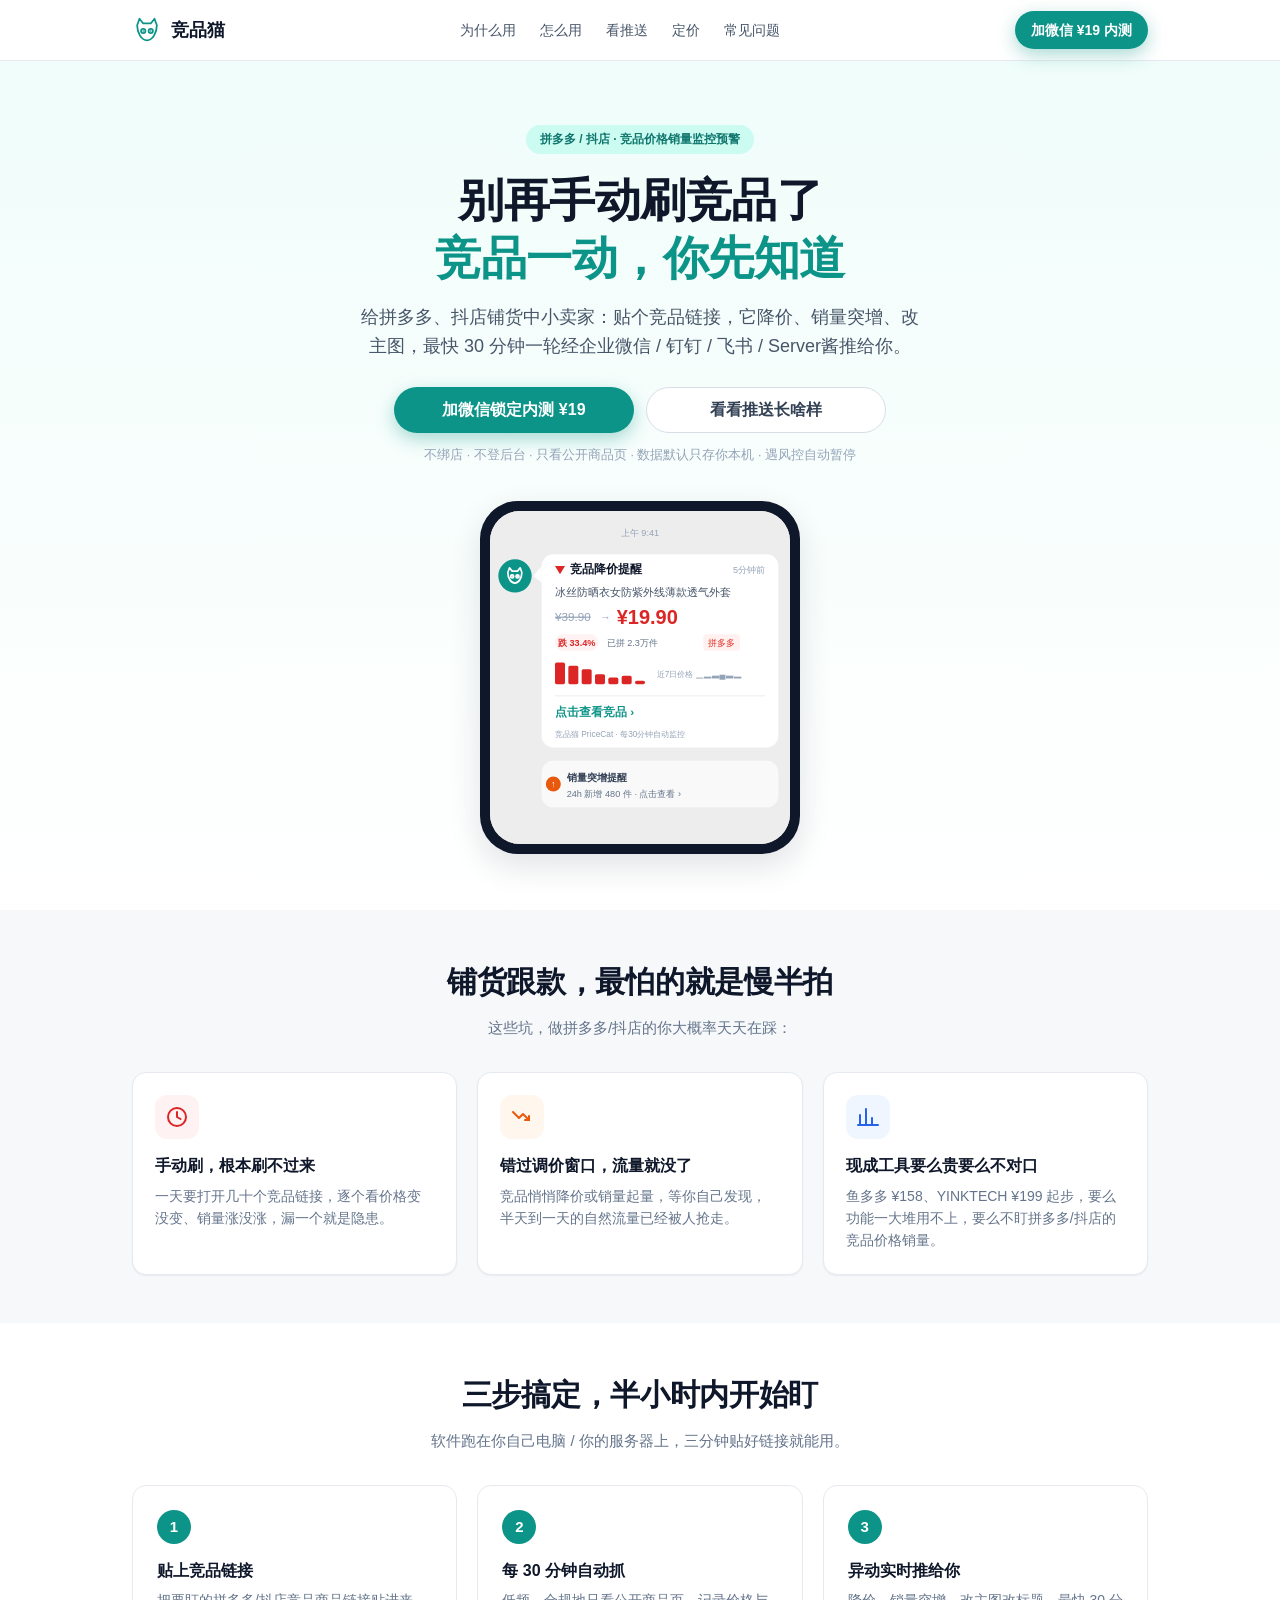
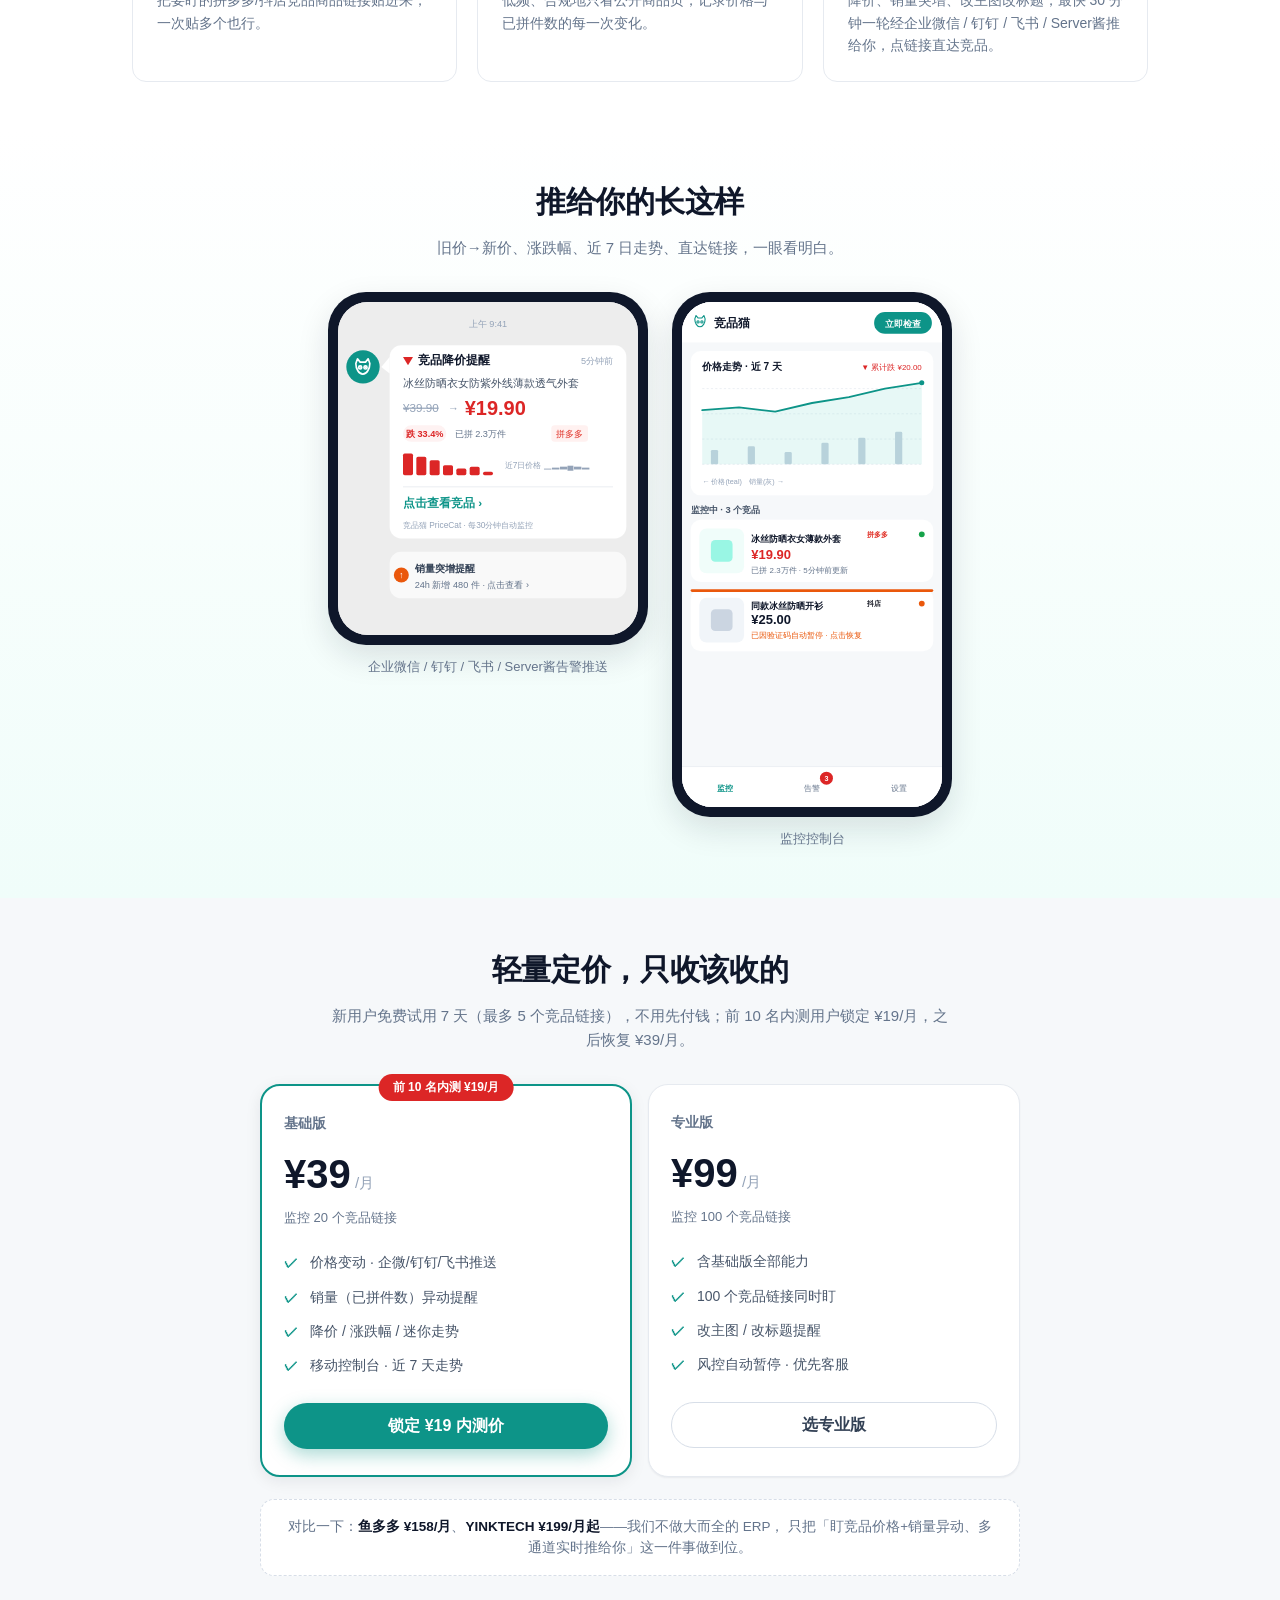
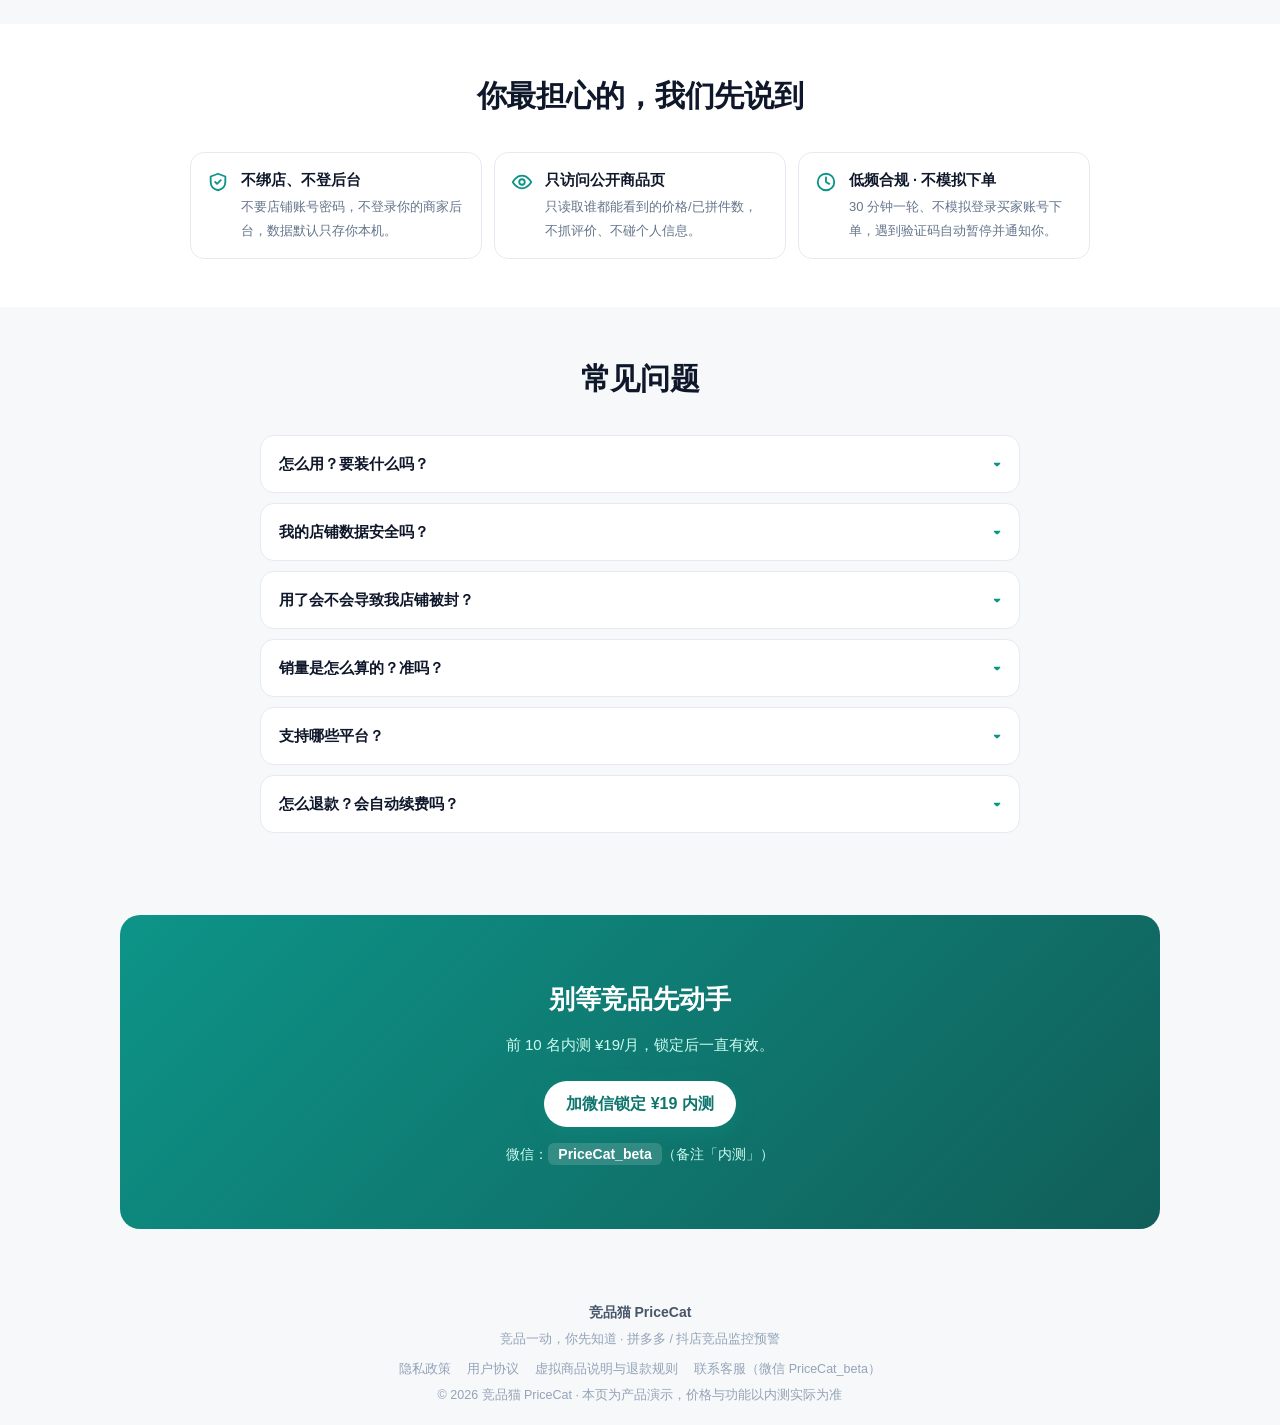
<file: index.html>
<!doctype html>
<html lang="zh-CN">
<head>
<meta charset="utf-8">
<meta name="viewport" content="width=device-width,initial-scale=1,viewport-fit=cover">
<title>竞品猫 PriceCat · 竞品一动，你先知道</title>
<meta name="description" content="给拼多多/抖店铺货中小卖家的竞品价格与销量异动监控预警。跑在你本机/你的服务器，贴链接，降价销量异动 30 分钟内推送。">
<meta property="og:title" content="竞品猫 PriceCat · 竞品一动，你先知道">
<meta property="og:description" content="拼多多/抖店铺货卖家的竞品价格与销量异动监控，本机自部署，30 分钟一轮推送。">
<meta property="og:type" content="website">
<meta property="og:url" content="https://dafahaha.github.io/pricecat-landing/">
<meta property="og:image" content="https://dafahaha.github.io/pricecat-landing/assets/og-image.png">
<meta property="og:image:alt" content="竞品猫 PriceCat · 竞品一动，你先知道">
<link rel="icon" type="image/svg+xml" href="assets/favicon.svg">
<link rel="stylesheet" href="assets/style.css">
</head>
<body>

<!-- ===== 导航 ===== -->
<header class="nav">
  <div class="container nav-inner">
    <a class="brand" href="#top" aria-label="竞品猫 PriceCat">
      <svg viewBox="0 0 64 64" aria-hidden="true">
        <g fill="none" stroke="#0D9488" stroke-width="3.8" stroke-linecap="round" stroke-linejoin="round">
          <path d="M16 8 L11 22 C11 38 20 54 32 54 C44 54 53 38 53 22 L48 8 L40 18 L24 18 Z"/>
          <circle cx="24" cy="34" r="4.6"/><circle cx="40" cy="34" r="4.6"/>
        </g>
        <g fill="#0D9488"><circle cx="24" cy="34" r="1.7"/><circle cx="40" cy="34" r="1.7"/></g>
      </svg>
      竞品猫
    </a>
    <nav class="nav-links">
      <a href="#pain">为什么用</a>
      <a href="#how">怎么用</a>
      <a href="#demo">看推送</a>
      <a href="#price">定价</a>
      <a href="#faq">常见问题</a>
    </nav>
    <a class="btn btn-primary btn-sm" href="#cta">加微信 ¥19 内测</a>
  </div>
</header>

<!-- ===== Hero ===== -->
<section class="hero" id="top">
  <div class="container">
    <span class="eyebrow">拼多多 / 抖店 · 竞品价格销量监控预警</span>
    <h1>别再手动刷竞品了<br><span class="accent">竞品一动，你先知道</span></h1>
    <p class="sub">给拼多多、抖店铺货中小卖家：贴个竞品链接，它降价、销量突增、改主图，最快 30 分钟一轮经企业微信 / 钉钉 / 飞书 / Server酱推给你。</p>
    <div class="cta-row">
      <a class="btn btn-primary" href="#cta">加微信锁定内测 ¥19</a>
      <a class="btn btn-ghost" href="#demo">看看推送长啥样</a>
    </div>
    <p class="micro">不绑店 · 不登后台 · 只看公开商品页 · 数据默认只存你本机 · 遇风控自动暂停</p>
    <div class="hero-visual">
      <div class="phone"><div class="screen">
        <img src="assets/push-sample.svg" alt="竞品猫降价多通道推送卡片样例">
      </div></div>
    </div>
  </div>
</section>

<!-- ===== 痛点 ===== -->
<section class="block" id="pain">
  <div class="container">
    <div class="block-head">
      <h2>铺货跟款，最怕的就是慢半拍</h2>
      <p>这些坑，做拼多多/抖店的你大概率天天在踩：</p>
    </div>
    <div class="pain-grid">
      <div class="pain-card">
        <div class="ic ic-red">
          <svg viewBox="0 0 24 24" fill="none" stroke="currentColor" stroke-width="2" stroke-linecap="round" stroke-linejoin="round"><circle cx="12" cy="12" r="9"/><path d="M12 7v5l3.5 2"/></svg>
        </div>
        <h3>手动刷，根本刷不过来</h3>
        <p>一天要打开几十个竞品链接，逐个看价格变没变、销量涨没涨，漏一个就是隐患。</p>
      </div>
      <div class="pain-card">
        <div class="ic ic-orange">
          <svg viewBox="0 0 24 24" fill="none" stroke="currentColor" stroke-width="2" stroke-linecap="round" stroke-linejoin="round"><path d="M3 7l6 6 4-4 6 6"/><path d="M15 15h4v-4"/></svg>
        </div>
        <h3>错过调价窗口，流量就没了</h3>
        <p>竞品悄悄降价或销量起量，等你自己发现，半天到一天的自然流量已经被人抢走。</p>
      </div>
      <div class="pain-card">
        <div class="ic ic-blue">
          <svg viewBox="0 0 24 24" fill="none" stroke="currentColor" stroke-width="2" stroke-linecap="round" stroke-linejoin="round"><path d="M4 20V10"/><path d="M10 20V4"/><path d="M16 20v-7"/><path d="M22 20H2"/></svg>
        </div>
        <h3>现成工具要么贵要么不对口</h3>
        <p>鱼多多 ¥158、YINKTECH ¥199 起步，要么功能一大堆用不上，要么不盯拼多多/抖店的竞品价格销量。</p>
      </div>
    </div>
  </div>
</section>

<!-- ===== 解决方案 3 步 ===== -->
<section class="block" id="how" style="background:#fff">
  <div class="container">
    <div class="block-head">
      <h2>三步搞定，半小时内开始盯</h2>
      <p>软件跑在你自己电脑 / 你的服务器上，三分钟贴好链接就能用。</p>
    </div>
    <div class="steps">
      <div class="step">
        <div class="num">1</div>
        <h3>贴上竞品链接</h3>
        <p>把要盯的拼多多/抖店竞品商品链接贴进来，一次贴多个也行。</p>
      </div>
      <div class="step">
        <div class="num">2</div>
        <h3>每 30 分钟自动抓</h3>
        <p>低频、合规地只看公开商品页，记录价格与已拼件数的每一次变化。</p>
      </div>
      <div class="step">
        <div class="num">3</div>
        <h3>异动实时推给你</h3>
        <p>降价、销量突增、改主图改标题，最快 30 分钟一轮经企业微信 / 钉钉 / 飞书 / Server酱推给你，点链接直达竞品。</p>
      </div>
    </div>
  </div>
</section>

<!-- ===== 样例推送 / 产品界面 ===== -->
<section class="block demo" id="demo">
  <div class="container">
    <div class="block-head">
      <h2>推给你的长这样</h2>
      <p>旧价→新价、涨跌幅、近 7 日走势、直达链接，一眼看明白。</p>
    </div>
    <div class="demo-wrap" style="display:flex;flex-wrap:wrap;gap:24px;justify-content:center;align-items:flex-start">
      <div>
        <div class="phone"><div class="screen">
          <img src="assets/push-sample.svg" alt="多通道推送卡片样例">
        </div></div>
        <p style="text-align:center;margin-top:12px;font-size:13px;color:var(--ink-500)">企业微信 / 钉钉 / 飞书 / Server酱告警推送</p>
      </div>
      <div>
        <div class="phone" style="width:280px"><div class="screen">
          <img src="assets/console-mock.svg" alt="竞品猫移动端控制台样例">
        </div></div>
        <p style="text-align:center;margin-top:12px;font-size:13px;color:var(--ink-500)">监控控制台</p>
      </div>
    </div>
  </div>
</section>

<!-- ===== 定价 ===== -->
<section class="block" id="price">
  <div class="container">
    <div class="block-head">
      <h2>轻量定价，只收该收的</h2>
      <p>新用户免费试用 7 天（最多 5 个竞品链接），不用先付钱；前 10 名内测用户锁定 ¥19/月，之后恢复 ¥39/月。</p>
    </div>
    <div class="price-grid">
      <div class="price-card hot">
        <span class="beta-badge">前 10 名内测 ¥19/月</span>
        <div class="plan">基础版</div>
        <div class="amount">¥39<small> /月</small></div>
        <div class="links">监控 20 个竞品链接</div>
        <ul>
          <li>价格变动 · 企微/钉钉/飞书推送</li>
          <li>销量（已拼件数）异动提醒</li>
          <li>降价 / 涨跌幅 / 迷你走势</li>
          <li>移动控制台 · 近 7 天走势</li>
        </ul>
        <a class="btn btn-primary btn-block" href="#cta">锁定 ¥19 内测价</a>
      </div>
      <div class="price-card">
        <div class="plan">专业版</div>
        <div class="amount">¥99<small> /月</small></div>
        <div class="links">监控 100 个竞品链接</div>
        <ul>
          <li>含基础版全部能力</li>
          <li>100 个竞品链接同时盯</li>
          <li>改主图 / 改标题提醒</li>
          <li>风控自动暂停 · 优先客服</li>
        </ul>
        <a class="btn btn-ghost btn-block" href="#cta">选专业版</a>
      </div>
    </div>
    <div class="anchor">
      对比一下：<b>鱼多多 ¥158/月</b>、<b>YINKTECH ¥199/月起</b>——我们不做大而全的 ERP，
      只把「盯竞品价格+销量异动、多通道实时推给你」这一件事做到位。
    </div>
  </div>
</section>

<!-- ===== 信任元素 ===== -->
<section class="block" style="background:#fff">
  <div class="container">
    <div class="block-head"><h2>你最担心的，我们先说到</h2></div>
    <div class="trust">
      <div class="trust-item">
        <svg viewBox="0 0 24 24" fill="none" stroke="currentColor" stroke-width="2" stroke-linecap="round" stroke-linejoin="round"><path d="M12 3l8 3v6c0 4.5-3.2 7.8-8 9-4.8-1.2-8-4.5-8-9V6z"/><path d="M9 12l2 2 4-4"/></svg>
        <div><b>不绑店、不登后台</b><span>不要店铺账号密码，不登录你的商家后台，数据默认只存你本机。</span></div>
      </div>
      <div class="trust-item">
        <svg viewBox="0 0 24 24" fill="none" stroke="currentColor" stroke-width="2" stroke-linecap="round" stroke-linejoin="round"><path d="M2 12s3.5-7 10-7 10 7 10 7-3.5 7-10 7-10-7-10-7z"/><circle cx="12" cy="12" r="3"/></svg>
        <div><b>只访问公开商品页</b><span>只读取谁都能看到的价格/已拼件数，不抓评价、不碰个人信息。</span></div>
      </div>
      <div class="trust-item">
        <svg viewBox="0 0 24 24" fill="none" stroke="currentColor" stroke-width="2" stroke-linecap="round" stroke-linejoin="round"><circle cx="12" cy="12" r="9"/><path d="M12 7v5l3.5 2"/></svg>
        <div><b>低频合规 · 不模拟下单</b><span>30 分钟一轮、不模拟登录买家账号下单，遇到验证码自动暂停并通知你。</span></div>
      </div>
    </div>
  </div>
</section>

<!-- ===== FAQ ===== -->
<section class="block" id="faq">
  <div class="container">
    <div class="block-head"><h2>常见问题</h2></div>
    <div class="faq">
      <details class="faq-item">
        <summary>怎么用？要装什么吗？<span class="arrow">▾</span></summary>
        <div class="a">竞品猫是跑在<b>你自己电脑或你自己的服务器</b>上的小软件：贴上竞品链接，它每 30 分钟抓一次公开商品页，有异动就推给你。你在控制台里自己配置企业微信 / 钉钉 / 飞书 / Server酱 的 webhook 接收，数据默认只存在你本机。（内测期我们可帮你远程配好，作为附加服务，不改变主形态。）</div>
      </details>
      <details class="faq-item">
        <summary>我的店铺数据安全吗？<span class="arrow">▾</span></summary>
        <div class="a">安全。软件跑在你本机/你的服务器，不绑店、不登你的商家后台、不要账号密码；只读取竞品公开商品页上谁都看得到的价格与已拼件数，不抓用户评价和任何个人信息。监控数据默认只存你自己的数据库里。</div>
      </details>
      <details class="faq-item">
        <summary>用了会不会导致我店铺被封？<span class="arrow">▾</span></summary>
        <div class="a">不会碰你的店铺。软件只是低频、合规地访问竞品的公开商品页，不模拟登录买家账号、不模拟下单比价。若平台弹出验证码，它会自动暂停该链接，并推送给你去恢复。</div>
      </details>
      <details class="faq-item">
        <summary>销量是怎么算的？准吗？<span class="arrow">▾</span></summary>
        <div class="a">拼多多「已拼件数」是累计展示值，不是实时日销。我们用相邻两次抓取的差值估算近 24 小时增量，口径会在控制台和推送里标注，避免体感对不上。</div>
      </details>
      <details class="faq-item">
        <summary>支持哪些平台？<span class="arrow">▾</span></summary>
        <div class="a">目前支持拼多多商品页和抖店商品页。更多平台按内测用户的反馈优先排期。</div>
      </details>
      <details class="faq-item">
        <summary>怎么退款？会自动续费吗？<span class="arrow">▾</span></summary>
        <div class="a">新用户先免费试用 7 天（最多 5 个竞品链接）；内测期 7 天内不满意全额退款，月付可随时停订、到期不自动续。内测名额只有前 10 名。</div>
      </details>
    </div>
  </div>
</section>

<!-- ===== 最终 CTA ===== -->
<section id="cta" style="padding:24px 0 40px">
  <div class="final-cta">
    <h2>别等竞品先动手</h2>
    <p>前 10 名内测 ¥19/月，锁定后一直有效。</p>
    <a class="btn btn-primary" href="wechat://PriceCat_beta">加微信锁定 ¥19 内测</a>
    <div class="wechat">微信：<b>PriceCat_beta</b>（备注「内测」）</div>
  </div>
</section>

<!-- ===== 页脚 ===== -->
<footer>
  <div class="fbrand">竞品猫 PriceCat</div>
  <div>竞品一动，你先知道 · 拼多多 / 抖店竞品监控预警</div>
  <div style="margin-top:10px;display:flex;gap:16px;flex-wrap:wrap;justify-content:center">
    <a href="legal/隐私政策.html">隐私政策</a>
    <a href="legal/用户协议.html">用户协议</a>
    <a href="legal/虚拟商品说明与退款规则.html">虚拟商品说明与退款规则</a>
    <a href="#cta">联系客服（微信 PriceCat_beta）</a>
  </div>
  <div style="margin-top:6px">© 2026 竞品猫 PriceCat · 本页为产品演示，价格与功能以内测实际为准</div>
</footer>

<!-- ===== 移动端固定底部 CTA ===== -->
<div class="fixed-cta">
  <div class="price">内测价<b>¥19/月</b>前10名</div>
  <a class="btn btn-primary" href="#cta">加微信锁定内测</a>
</div>

<script>
  // 原生 JS：FAQ 折叠（details 已原生支持，这里仅保证平滑与兜底）
  document.querySelectorAll('.faq-item').forEach(function(d){
    d.addEventListener('toggle', function(){ /* no-op, 原生 details 即可 */ });
  });
</script>
</body>
</html>
</file>
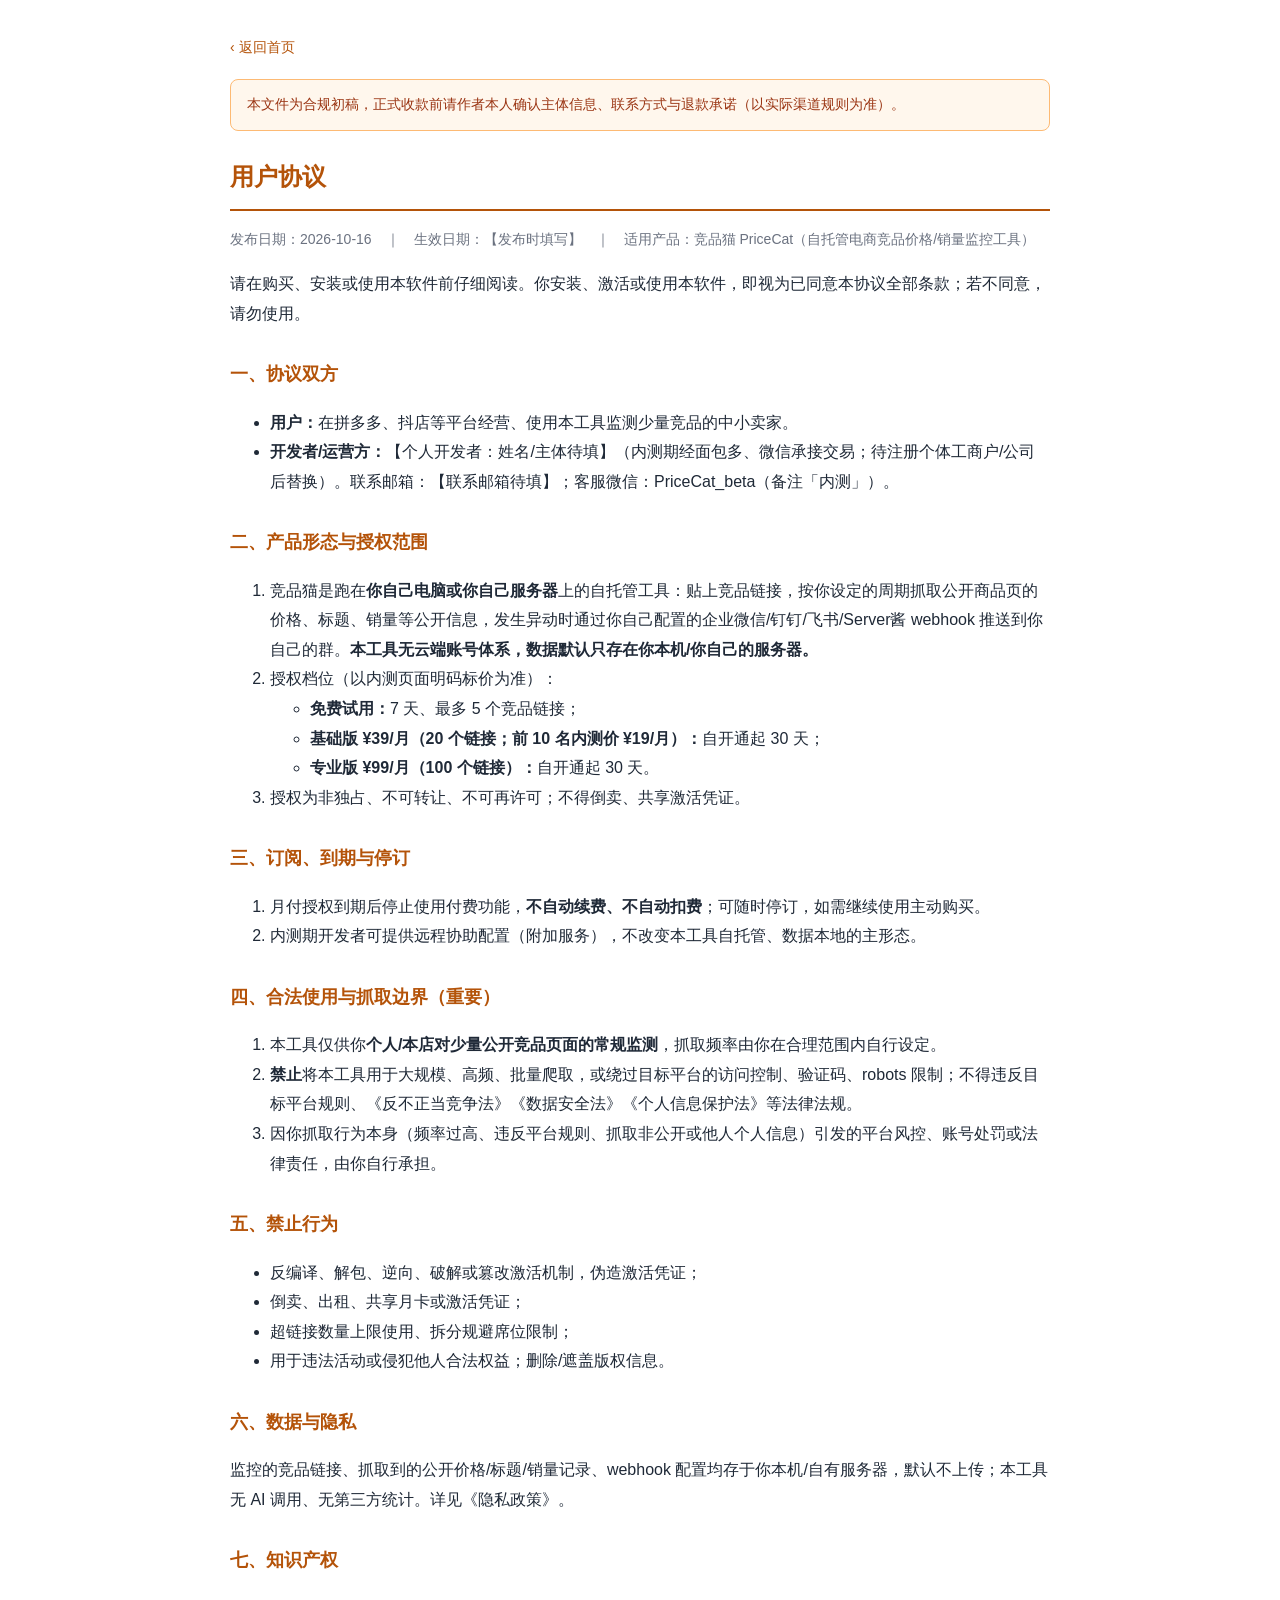
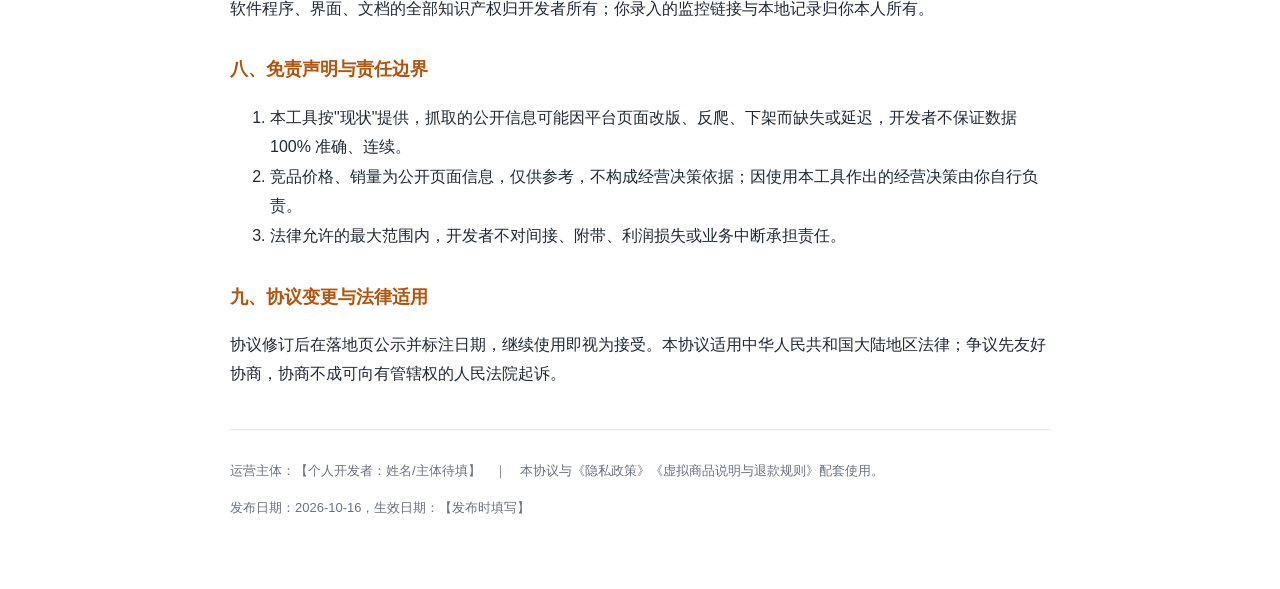
<file: legal/用户协议.html>
<!DOCTYPE html>
<html lang="zh-CN">
<head>
<meta charset="UTF-8">
<meta name="viewport" content="width=device-width, initial-scale=1.0">
<title>用户协议 · 竞品猫 PriceCat 电商价格监控</title>
<style>
body{font-family:-apple-system,BlinkMacSystemFont,"Microsoft YaHei","PingFang SC",sans-serif;color:#1f2937;line-height:1.85;max-width:820px;margin:0 auto;padding:32px 20px 56px;background:#fff}
.banner{background:#fff7ed;border:1px solid #fdba74;color:#9a3412;padding:12px 16px;border-radius:8px;font-size:14px;margin-bottom:24px}
h1{font-size:24px;color:#b45309;border-bottom:2px solid #b45309;padding-bottom:10px}
h2{font-size:18px;margin-top:30px;color:#b45309}
.meta{color:#6b7280;font-size:14px}
.foot{margin-top:40px;padding-top:16px;border-top:1px solid #e5e7eb;color:#6b7280;font-size:13px}
.back{display:inline-block;margin-bottom:18px;font-size:14px;color:#b45309;text-decoration:none}
</style>
</head>
<body>
<a class="back" href="../index.html">‹ 返回首页</a>
<div class="banner">本文件为合规初稿，正式收款前请作者本人确认主体信息、联系方式与退款承诺（以实际渠道规则为准）。</div>

<h1>用户协议</h1>
<p class="meta">发布日期：2026-10-16　｜　生效日期：【发布时填写】　｜　适用产品：竞品猫 PriceCat（自托管电商竞品价格/销量监控工具）</p>

<p>请在购买、安装或使用本软件前仔细阅读。你安装、激活或使用本软件，即视为已同意本协议全部条款；若不同意，请勿使用。</p>

<h2>一、协议双方</h2>
<ul>
<li><strong>用户：</strong>在拼多多、抖店等平台经营、使用本工具监测少量竞品的中小卖家。</li>
<li><strong>开发者/运营方：</strong>【个人开发者：姓名/主体待填】（内测期经面包多、微信承接交易；待注册个体工商户/公司后替换）。联系邮箱：【联系邮箱待填】；客服微信：PriceCat_beta（备注「内测」）。</li>
</ul>

<h2>二、产品形态与授权范围</h2>
<ol>
<li>竞品猫是跑在<strong>你自己电脑或你自己服务器</strong>上的自托管工具：贴上竞品链接，按你设定的周期抓取公开商品页的价格、标题、销量等公开信息，发生异动时通过你自己配置的企业微信/钉钉/飞书/Server酱 webhook 推送到你自己的群。<strong>本工具无云端账号体系，数据默认只存在你本机/你自己的服务器。</strong></li>
<li>授权档位（以内测页面明码标价为准）：
<ul>
<li><strong>免费试用：</strong>7 天、最多 5 个竞品链接；</li>
<li><strong>基础版 ¥39/月（20 个链接；前 10 名内测价 ¥19/月）：</strong>自开通起 30 天；</li>
<li><strong>专业版 ¥99/月（100 个链接）：</strong>自开通起 30 天。</li>
</ul></li>
<li>授权为非独占、不可转让、不可再许可；不得倒卖、共享激活凭证。</li>
</ol>

<h2>三、订阅、到期与停订</h2>
<ol>
<li>月付授权到期后停止使用付费功能，<strong>不自动续费、不自动扣费</strong>；可随时停订，如需继续使用主动购买。</li>
<li>内测期开发者可提供远程协助配置（附加服务），不改变本工具自托管、数据本地的主形态。</li>
</ol>

<h2>四、合法使用与抓取边界（重要）</h2>
<ol>
<li>本工具仅供你<strong>个人/本店对少量公开竞品页面的常规监测</strong>，抓取频率由你在合理范围内自行设定。</li>
<li><strong>禁止</strong>将本工具用于大规模、高频、批量爬取，或绕过目标平台的访问控制、验证码、robots 限制；不得违反目标平台规则、《反不正当竞争法》《数据安全法》《个人信息保护法》等法律法规。</li>
<li>因你抓取行为本身（频率过高、违反平台规则、抓取非公开或他人个人信息）引发的平台风控、账号处罚或法律责任，由你自行承担。</li>
</ol>

<h2>五、禁止行为</h2>
<ul>
<li>反编译、解包、逆向、破解或篡改激活机制，伪造激活凭证；</li>
<li>倒卖、出租、共享月卡或激活凭证；</li>
<li>超链接数量上限使用、拆分规避席位限制；</li>
<li>用于违法活动或侵犯他人合法权益；删除/遮盖版权信息。</li>
</ul>

<h2>六、数据与隐私</h2>
<p>监控的竞品链接、抓取到的公开价格/标题/销量记录、webhook 配置均存于你本机/自有服务器，默认不上传；本工具无 AI 调用、无第三方统计。详见《隐私政策》。</p>

<h2>七、知识产权</h2>
<p>软件程序、界面、文档的全部知识产权归开发者所有；你录入的监控链接与本地记录归你本人所有。</p>

<h2>八、免责声明与责任边界</h2>
<ol>
<li>本工具按"现状"提供，抓取的公开信息可能因平台页面改版、反爬、下架而缺失或延迟，开发者不保证数据 100% 准确、连续。</li>
<li>竞品价格、销量为公开页面信息，仅供参考，不构成经营决策依据；因使用本工具作出的经营决策由你自行负责。</li>
<li>法律允许的最大范围内，开发者不对间接、附带、利润损失或业务中断承担责任。</li>
</ol>

<h2>九、协议变更与法律适用</h2>
<p>协议修订后在落地页公示并标注日期，继续使用即视为接受。本协议适用中华人民共和国大陆地区法律；争议先友好协商，协商不成可向有管辖权的人民法院起诉。</p>

<div class="foot">
<p>运营主体：【个人开发者：姓名/主体待填】　｜　本协议与《隐私政策》《虚拟商品说明与退款规则》配套使用。</p>
<p>发布日期：2026-10-16，生效日期：【发布时填写】</p>
</div>
</body>
</html>
</file>
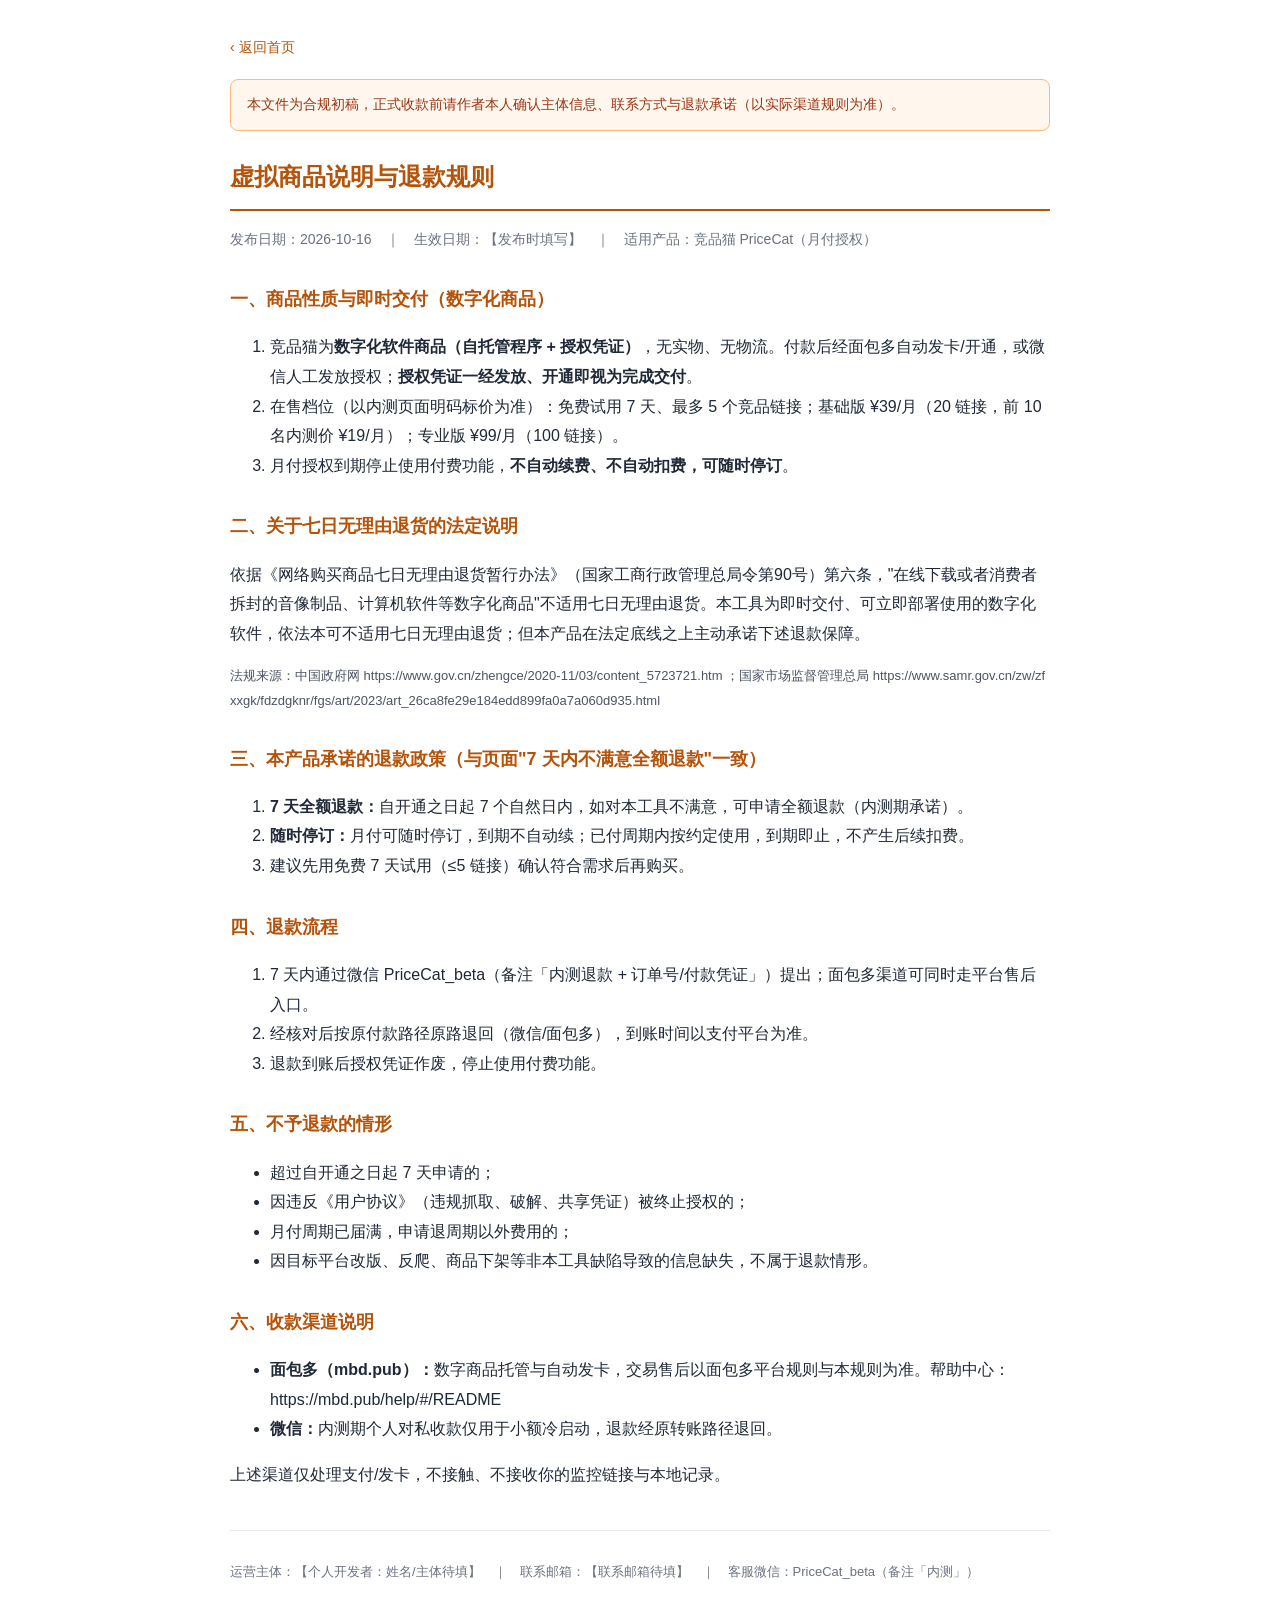
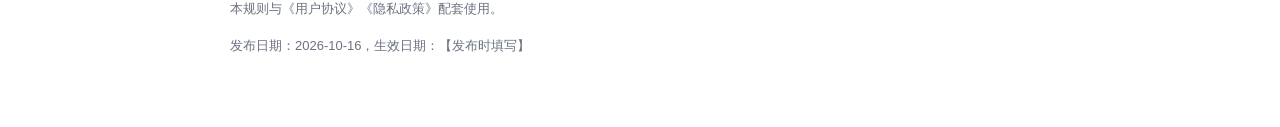
<file: legal/虚拟商品说明与退款规则.html>
<!DOCTYPE html>
<html lang="zh-CN">
<head>
<meta charset="UTF-8">
<meta name="viewport" content="width=device-width, initial-scale=1.0">
<title>虚拟商品说明与退款规则 · 竞品猫 PriceCat</title>
<style>
body{font-family:-apple-system,BlinkMacSystemFont,"Microsoft YaHei","PingFang SC",sans-serif;color:#1f2937;line-height:1.85;max-width:820px;margin:0 auto;padding:32px 20px 56px;background:#fff}
.banner{background:#fff7ed;border:1px solid #fdba74;color:#9a3412;padding:12px 16px;border-radius:8px;font-size:14px;margin-bottom:24px}
h1{font-size:24px;color:#b45309;border-bottom:2px solid #b45309;padding-bottom:10px}
h2{font-size:18px;margin-top:30px;color:#b45309}
.meta{color:#6b7280;font-size:14px}
.foot{margin-top:40px;padding-top:16px;border-top:1px solid #e5e7eb;color:#6b7280;font-size:13px}
.back{display:inline-block;margin-bottom:18px;font-size:14px;color:#b45309;text-decoration:none}
.src{font-size:13px;color:#4b5563;word-break:break-all}
</style>
</head>
<body>
<a class="back" href="../index.html">‹ 返回首页</a>
<div class="banner">本文件为合规初稿，正式收款前请作者本人确认主体信息、联系方式与退款承诺（以实际渠道规则为准）。</div>

<h1>虚拟商品说明与退款规则</h1>
<p class="meta">发布日期：2026-10-16　｜　生效日期：【发布时填写】　｜　适用产品：竞品猫 PriceCat（月付授权）</p>

<h2>一、商品性质与即时交付（数字化商品）</h2>
<ol>
<li>竞品猫为<strong>数字化软件商品（自托管程序 + 授权凭证）</strong>，无实物、无物流。付款后经面包多自动发卡/开通，或微信人工发放授权；<strong>授权凭证一经发放、开通即视为完成交付</strong>。</li>
<li>在售档位（以内测页面明码标价为准）：免费试用 7 天、最多 5 个竞品链接；基础版 ¥39/月（20 链接，前 10 名内测价 ¥19/月）；专业版 ¥99/月（100 链接）。</li>
<li>月付授权到期停止使用付费功能，<strong>不自动续费、不自动扣费，可随时停订</strong>。</li>
</ol>

<h2>二、关于七日无理由退货的法定说明</h2>
<p>依据《网络购买商品七日无理由退货暂行办法》（国家工商行政管理总局令第90号）第六条，"在线下载或者消费者拆封的音像制品、计算机软件等数字化商品"不适用七日无理由退货。本工具为即时交付、可立即部署使用的数字化软件，依法本可不适用七日无理由退货；但本产品在法定底线之上主动承诺下述退款保障。</p>
<p class="src">法规来源：中国政府网 https://www.gov.cn/zhengce/2020-11/03/content_5723721.htm ；国家市场监督管理总局 https://www.samr.gov.cn/zw/zfxxgk/fdzdgknr/fgs/art/2023/art_26ca8fe29e184edd899fa0a7a060d935.html</p>

<h2>三、本产品承诺的退款政策（与页面"7 天内不满意全额退款"一致）</h2>
<ol>
<li><strong>7 天全额退款：</strong>自开通之日起 7 个自然日内，如对本工具不满意，可申请全额退款（内测期承诺）。</li>
<li><strong>随时停订：</strong>月付可随时停订，到期不自动续；已付周期内按约定使用，到期即止，不产生后续扣费。</li>
<li>建议先用免费 7 天试用（≤5 链接）确认符合需求后再购买。</li>
</ol>

<h2>四、退款流程</h2>
<ol>
<li>7 天内通过微信 PriceCat_beta（备注「内测退款 + 订单号/付款凭证」）提出；面包多渠道可同时走平台售后入口。</li>
<li>经核对后按原付款路径原路退回（微信/面包多），到账时间以支付平台为准。</li>
<li>退款到账后授权凭证作废，停止使用付费功能。</li>
</ol>

<h2>五、不予退款的情形</h2>
<ul>
<li>超过自开通之日起 7 天申请的；</li>
<li>因违反《用户协议》（违规抓取、破解、共享凭证）被终止授权的；</li>
<li>月付周期已届满，申请退周期以外费用的；</li>
<li>因目标平台改版、反爬、商品下架等非本工具缺陷导致的信息缺失，不属于退款情形。</li>
</ul>

<h2>六、收款渠道说明</h2>
<ul>
<li><strong>面包多（mbd.pub）：</strong>数字商品托管与自动发卡，交易售后以面包多平台规则与本规则为准。帮助中心：https://mbd.pub/help/#/README</li>
<li><strong>微信：</strong>内测期个人对私收款仅用于小额冷启动，退款经原转账路径退回。</li>
</ul>
<p>上述渠道仅处理支付/发卡，不接触、不接收你的监控链接与本地记录。</p>

<div class="foot">
<p>运营主体：【个人开发者：姓名/主体待填】　｜　联系邮箱：【联系邮箱待填】　｜　客服微信：PriceCat_beta（备注「内测」）</p>
<p>本规则与《用户协议》《隐私政策》配套使用。</p>
<p>发布日期：2026-10-16，生效日期：【发布时填写】</p>
</div>
</body>
</html>
</file>
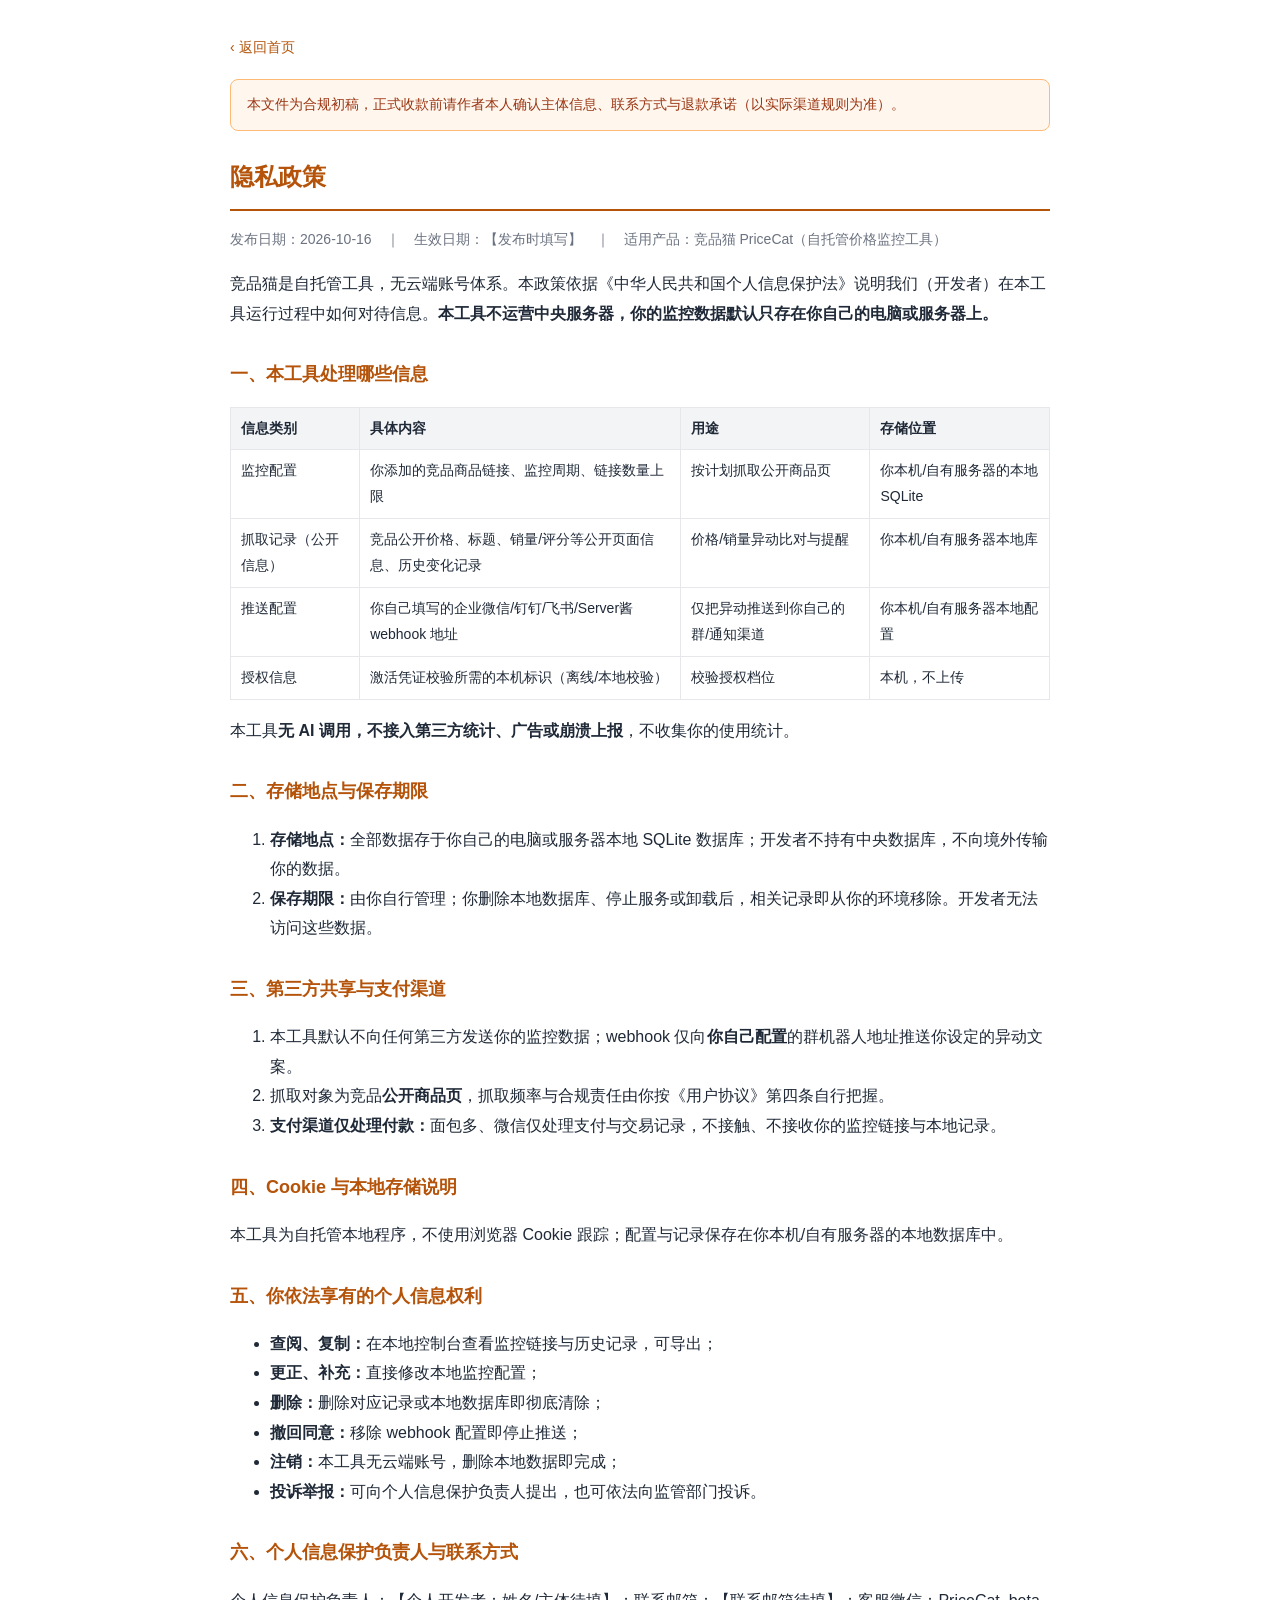
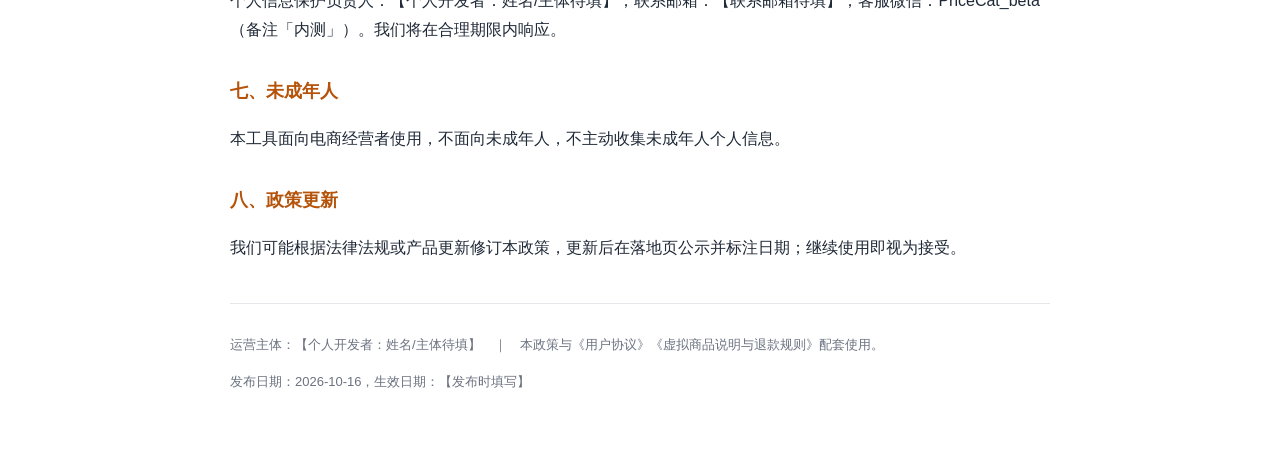
<file: legal/隐私政策.html>
<!DOCTYPE html>
<html lang="zh-CN">
<head>
<meta charset="UTF-8">
<meta name="viewport" content="width=device-width, initial-scale=1.0">
<title>隐私政策 · 竞品猫 PriceCat</title>
<style>
body{font-family:-apple-system,BlinkMacSystemFont,"Microsoft YaHei","PingFang SC",sans-serif;color:#1f2937;line-height:1.85;max-width:820px;margin:0 auto;padding:32px 20px 56px;background:#fff}
.banner{background:#fff7ed;border:1px solid #fdba74;color:#9a3412;padding:12px 16px;border-radius:8px;font-size:14px;margin-bottom:24px}
h1{font-size:24px;color:#b45309;border-bottom:2px solid #b45309;padding-bottom:10px}
h2{font-size:18px;margin-top:30px;color:#b45309}
.meta{color:#6b7280;font-size:14px}
table{border-collapse:collapse;width:100%;font-size:14px;margin:10px 0}
th,td{border:1px solid #e5e7eb;padding:8px 10px;text-align:left;vertical-align:top}
th{background:#f3f4f6}
.foot{margin-top:40px;padding-top:16px;border-top:1px solid #e5e7eb;color:#6b7280;font-size:13px}
.back{display:inline-block;margin-bottom:18px;font-size:14px;color:#b45309;text-decoration:none}
</style>
</head>
<body>
<a class="back" href="../index.html">‹ 返回首页</a>
<div class="banner">本文件为合规初稿，正式收款前请作者本人确认主体信息、联系方式与退款承诺（以实际渠道规则为准）。</div>

<h1>隐私政策</h1>
<p class="meta">发布日期：2026-10-16　｜　生效日期：【发布时填写】　｜　适用产品：竞品猫 PriceCat（自托管价格监控工具）</p>

<p>竞品猫是自托管工具，无云端账号体系。本政策依据《中华人民共和国个人信息保护法》说明我们（开发者）在本工具运行过程中如何对待信息。<strong>本工具不运营中央服务器，你的监控数据默认只存在你自己的电脑或服务器上。</strong></p>

<h2>一、本工具处理哪些信息</h2>
<table>
<tr><th>信息类别</th><th>具体内容</th><th>用途</th><th>存储位置</th></tr>
<tr><td>监控配置</td><td>你添加的竞品商品链接、监控周期、链接数量上限</td><td>按计划抓取公开商品页</td><td>你本机/自有服务器的本地 SQLite</td></tr>
<tr><td>抓取记录（公开信息）</td><td>竞品公开价格、标题、销量/评分等公开页面信息、历史变化记录</td><td>价格/销量异动比对与提醒</td><td>你本机/自有服务器本地库</td></tr>
<tr><td>推送配置</td><td>你自己填写的企业微信/钉钉/飞书/Server酱 webhook 地址</td><td>仅把异动推送到你自己的群/通知渠道</td><td>你本机/自有服务器本地配置</td></tr>
<tr><td>授权信息</td><td>激活凭证校验所需的本机标识（离线/本地校验）</td><td>校验授权档位</td><td>本机，不上传</td></tr>
</table>
<p>本工具<strong>无 AI 调用，不接入第三方统计、广告或崩溃上报</strong>，不收集你的使用统计。</p>

<h2>二、存储地点与保存期限</h2>
<ol>
<li><strong>存储地点：</strong>全部数据存于你自己的电脑或服务器本地 SQLite 数据库；开发者不持有中央数据库，不向境外传输你的数据。</li>
<li><strong>保存期限：</strong>由你自行管理；你删除本地数据库、停止服务或卸载后，相关记录即从你的环境移除。开发者无法访问这些数据。</li>
</ol>

<h2>三、第三方共享与支付渠道</h2>
<ol>
<li>本工具默认不向任何第三方发送你的监控数据；webhook 仅向<strong>你自己配置</strong>的群机器人地址推送你设定的异动文案。</li>
<li>抓取对象为竞品<strong>公开商品页</strong>，抓取频率与合规责任由你按《用户协议》第四条自行把握。</li>
<li><strong>支付渠道仅处理付款：</strong>面包多、微信仅处理支付与交易记录，不接触、不接收你的监控链接与本地记录。</li>
</ol>

<h2>四、Cookie 与本地存储说明</h2>
<p>本工具为自托管本地程序，不使用浏览器 Cookie 跟踪；配置与记录保存在你本机/自有服务器的本地数据库中。</p>

<h2>五、你依法享有的个人信息权利</h2>
<ul>
<li><strong>查阅、复制：</strong>在本地控制台查看监控链接与历史记录，可导出；</li>
<li><strong>更正、补充：</strong>直接修改本地监控配置；</li>
<li><strong>删除：</strong>删除对应记录或本地数据库即彻底清除；</li>
<li><strong>撤回同意：</strong>移除 webhook 配置即停止推送；</li>
<li><strong>注销：</strong>本工具无云端账号，删除本地数据即完成；</li>
<li><strong>投诉举报：</strong>可向个人信息保护负责人提出，也可依法向监管部门投诉。</li>
</ul>

<h2>六、个人信息保护负责人与联系方式</h2>
<p>个人信息保护负责人：【个人开发者：姓名/主体待填】；联系邮箱：【联系邮箱待填】；客服微信：PriceCat_beta（备注「内测」）。我们将在合理期限内响应。</p>

<h2>七、未成年人</h2>
<p>本工具面向电商经营者使用，不面向未成年人，不主动收集未成年人个人信息。</p>

<h2>八、政策更新</h2>
<p>我们可能根据法律法规或产品更新修订本政策，更新后在落地页公示并标注日期；继续使用即视为接受。</p>

<div class="foot">
<p>运营主体：【个人开发者：姓名/主体待填】　｜　本政策与《用户协议》《虚拟商品说明与退款规则》配套使用。</p>
<p>发布日期：2026-10-16，生效日期：【发布时填写】</p>
</div>
</body>
</html>
</file>
<file: assets/style.css>
/* ===== 竞品猫 PriceCat 落地页样式（移动优先，离线可用，无外部依赖） ===== */
:root{
  --brand-50:#F0FDFA; --brand-100:#CCFBF1; --brand-200:#99F6E4;
  --brand-500:#14B8A6; --brand-600:#0D9488; --brand-700:#0F766E; --brand-800:#115E59;
  --ink-900:#0F172A; --ink-700:#334155; --ink-600:#475569; --ink-500:#64748B; --ink-400:#94A3B8;
  --bg:#F6F8FA; --card:#FFFFFF; --border:#E6EAF0; --border-strong:#D7DEE8;
  --danger:#DC2626; --danger-bg:#FEF2F2; --danger-border:#FECACA;
  --warning:#EA580C; --warning-bg:#FFF7ED; --warning-border:#FED7AA;
  --info:#2563EB; --info-bg:#EFF6FF; --info-border:#BFDBFE;
  --success:#16A34A; --success-bg:#F0FDF4; --success-border:#BBF7D0;
  --radius:14px; --radius-sm:10px; --radius-lg:20px;
  --shadow-sm:0 1px 2px rgba(15,23,42,.06);
  --shadow:0 4px 16px rgba(15,23,42,.08);
  --shadow-lg:0 12px 32px rgba(15,23,42,.12);
  --font:-apple-system,BlinkMacSystemFont,"PingFang SC","Microsoft YaHei","Segoe UI",Roboto,"Helvetica Neue",Arial,"Noto Sans SC",sans-serif;
}
*{margin:0;padding:0;box-sizing:border-box}
html{scroll-behavior:smooth}
body{
  font-family:var(--font); color:var(--ink-900); background:var(--bg);
  font-size:15px; line-height:1.6; -webkit-font-smoothing:antialiased;
  padding-bottom:64px; /* 给移动端固定底栏留位 */
}
img,svg{max-width:100%;display:block}
a{color:inherit;text-decoration:none}
.container{max-width:1080px;margin:0 auto;padding:0 16px}
@media(min-width:768px){body{padding-bottom:0}.container{padding:0 32px}}

/* ===== 通用按钮 ===== */
.btn{display:inline-flex;align-items:center;justify-content:center;gap:6px;
  height:46px;padding:0 22px;border-radius:999px;font-size:16px;font-weight:600;
  border:0;cursor:pointer;transition:all .2s cubic-bezier(.4,0,.2,1);font-family:var(--font)}
.btn-primary{background:var(--brand-600);color:#fff;box-shadow:0 6px 18px rgba(13,148,136,.35)}
.btn-primary:hover{background:var(--brand-700);transform:translateY(-1px)}
.btn-ghost{background:#fff;color:var(--ink-700);border:1px solid var(--border-strong)}
.btn-ghost:hover{border-color:var(--brand-500);color:var(--brand-700)}
.btn-sm{height:38px;padding:0 16px;font-size:14px}
.btn-block{width:100%}

/* ===== 导航 ===== */
.nav{position:sticky;top:0;z-index:50;background:rgba(255,255,255,.92);
  backdrop-filter:blur(10px);border-bottom:1px solid var(--border)}
.nav-inner{display:flex;align-items:center;justify-content:space-between;height:60px}
.brand{display:flex;align-items:center;gap:9px;font-weight:700;font-size:18px}
.brand svg{width:30px;height:30px}
.nav-links{display:none;gap:24px;font-size:14px;color:var(--ink-600)}
.nav-links a:hover{color:var(--brand-700)}
@media(min-width:768px){.nav-links{display:flex}}

/* ===== Hero ===== */
.hero{background:linear-gradient(180deg,var(--brand-50) 0%,#fff 100%);
  padding:44px 0 40px;text-align:center}
.hero .eyebrow{display:inline-block;background:var(--brand-100);color:var(--brand-700);
  font-size:12px;font-weight:600;padding:5px 14px;border-radius:999px;margin-bottom:18px}
.hero h1{font-size:30px;line-height:1.25;font-weight:800;letter-spacing:-.5px}
.hero h1 .accent{color:var(--brand-600)}
.hero .sub{margin:16px auto 0;max-width:560px;color:var(--ink-600);font-size:16px}
.hero .cta-row{margin-top:26px;display:flex;flex-direction:column;gap:12px;align-items:center}
.hero .cta-row .btn{min-width:240px}
.hero .micro{margin-top:12px;font-size:12.5px;color:var(--ink-400)}
.hero-visual{margin-top:36px;display:flex;justify-content:center}
@media(min-width:768px){
  .hero{padding:64px 0 56px}
  .hero h1{font-size:46px}
  .hero .sub{font-size:18px}
  .hero .cta-row{flex-direction:row;justify-content:center}
}

/* ===== 手机外框 ===== */
.phone{width:280px;background:#0F172A;border-radius:38px;padding:10px;
  box-shadow:var(--shadow-lg)}
.phone .screen{border-radius:30px;overflow:hidden;background:#EDEDED}
.phone .screen img,.phone .screen svg{width:100%;height:auto}
@media(min-width:768px){.phone{width:320px}}

/* ===== 区块通用 ===== */
section.block{padding:48px 0}
.block-head{text-align:center;max-width:620px;margin:0 auto 32px}
.block-head h2{font-size:24px;font-weight:800;letter-spacing:-.3px}
.block-head p{margin-top:10px;color:var(--ink-500);font-size:15px}
@media(min-width:768px){.block-head h2{font-size:30px}}

/* ===== 痛点 ===== */
.pain-grid{display:grid;grid-template-columns:1fr;gap:14px}
@media(min-width:768px){.pain-grid{grid-template-columns:repeat(3,1fr);gap:20px}}
.pain-card{background:var(--card);border:1px solid var(--border);border-radius:var(--radius);
  padding:22px;box-shadow:var(--shadow-sm)}
.pain-card .ic{width:44px;height:44px;border-radius:12px;display:flex;align-items:center;
  justify-content:center;margin-bottom:14px}
.pain-card .ic svg{width:24px;height:24px}
.ic-red{background:var(--danger-bg);color:var(--danger)}
.ic-orange{background:var(--warning-bg);color:var(--warning)}
.ic-blue{background:var(--info-bg);color:var(--info)}
.pain-card h3{font-size:16px;font-weight:700;margin-bottom:6px}
.pain-card p{font-size:14px;color:var(--ink-500)}

/* ===== 解决方案 3 步 ===== */
.steps{display:grid;grid-template-columns:1fr;gap:14px;counter-reset:step}
@media(min-width:768px){.steps{grid-template-columns:repeat(3,1fr);gap:20px}}
.step{background:var(--card);border:1px solid var(--border);border-radius:var(--radius);padding:24px;position:relative}
.step .num{width:34px;height:34px;border-radius:50%;background:var(--brand-600);color:#fff;
  display:flex;align-items:center;justify-content:center;font-weight:700;margin-bottom:14px}
.step h3{font-size:16px;font-weight:700;margin-bottom:6px}
.step p{font-size:14px;color:var(--ink-500)}

/* ===== 样例推送 ===== */
.demo{background:linear-gradient(180deg,#fff 0%,var(--brand-50) 100%)}
.demo-wrap{display:flex;justify-content:center}

/* ===== 定价 ===== */
.price-grid{display:grid;grid-template-columns:1fr;gap:16px;max-width:760px;margin:0 auto}
@media(min-width:768px){.price-grid{grid-template-columns:1fr 1fr}}
.price-card{background:var(--card);border:1px solid var(--border);border-radius:var(--radius-lg);
  padding:26px 22px;box-shadow:var(--shadow-sm);position:relative}
.price-card.hot{border:2px solid var(--brand-600);box-shadow:var(--shadow)}
.beta-badge{position:absolute;top:-12px;left:50%;transform:translateX(-50%);
  background:var(--danger);color:#fff;font-size:12px;font-weight:700;
  padding:4px 14px;border-radius:999px;white-space:nowrap}
.price-card .plan{font-size:14px;color:var(--ink-500);font-weight:600}
.price-card .amount{font-size:40px;font-weight:800;margin:8px 0 2px;font-variant-numeric:tabular-nums}
.price-card .amount small{font-size:15px;font-weight:500;color:var(--ink-400)}
.price-card .links{font-size:13px;color:var(--ink-500);margin-bottom:16px}
.price-card ul{list-style:none;margin-bottom:20px}
.price-card li{font-size:14px;color:var(--ink-600);padding:6px 0 6px 26px;position:relative}
.price-card li::before{content:"✓";position:absolute;left:0;color:var(--brand-600);font-weight:700}
.anchor{max-width:760px;margin:22px auto 0;background:var(--card);border:1px dashed var(--border-strong);
  border-radius:var(--radius);padding:16px 20px;font-size:13.5px;color:var(--ink-500);text-align:center}
.anchor b{color:var(--ink-900)}

/* ===== 信任元素 ===== */
.trust{display:grid;grid-template-columns:1fr;gap:12px;max-width:900px;margin:0 auto}
@media(min-width:768px){.trust{grid-template-columns:repeat(3,1fr)}}
.trust-item{display:flex;gap:12px;align-items:flex-start;background:var(--card);
  border:1px solid var(--border);border-radius:var(--radius);padding:16px}
.trust-item svg{width:22px;height:22px;color:var(--brand-600);flex:none;margin-top:2px}
.trust-item b{display:block;font-size:14.5px;margin-bottom:2px}
.trust-item span{font-size:13px;color:var(--ink-500)}

/* ===== FAQ ===== */
.faq{max-width:760px;margin:0 auto}
.faq-item{background:var(--card);border:1px solid var(--border);border-radius:var(--radius);
  margin-bottom:10px;overflow:hidden}
.faq-item summary{cursor:pointer;list-style:none;padding:16px 18px;font-weight:600;font-size:15px;
  display:flex;justify-content:space-between;align-items:center}
.faq-item summary::-webkit-details-marker{display:none}
.faq-item summary .arrow{transition:transform .2s;color:var(--brand-600);font-weight:700}
.faq-item[open] summary .arrow{transform:rotate(180deg)}
.faq-item .a{padding:0 18px 16px;font-size:14px;color:var(--ink-500)}

/* ===== 最终 CTA ===== */
.final-cta{background:linear-gradient(135deg,var(--brand-600),var(--brand-800));
  color:#fff;text-align:center;padding:48px 16px;border-radius:var(--radius-lg);margin:0 16px}
@media(min-width:768px){.final-cta{margin:0 auto;max-width:1040px;padding:64px 16px}}
.final-cta h2{font-size:26px;font-weight:800}
.final-cta p{margin:12px 0 24px;color:var(--brand-100)}
.final-cta .btn-primary{background:#fff;color:var(--brand-700)}
.final-cta .wechat{margin-top:16px;font-size:14px;color:#CCFBF1}
.final-cta .wechat b{background:rgba(255,255,255,.15);padding:3px 10px;border-radius:6px;color:#fff}

/* ===== 页脚 ===== */
footer{padding:32px 0 20px;text-align:center;color:var(--ink-400);font-size:12.5px}
footer .fbrand{font-weight:700;color:var(--ink-600);font-size:14px;margin-bottom:6px}

/* ===== 移动端固定底部 CTA ===== */
.fixed-cta{position:fixed;left:0;right:0;bottom:0;z-index:60;background:#fff;
  border-top:1px solid var(--border);padding:10px 16px calc(10px + env(safe-area-inset-bottom));
  display:flex;gap:10px;align-items:center;box-shadow:0 -4px 16px rgba(15,23,42,.06)}
.fixed-cta .price{font-size:12px;color:var(--ink-500);line-height:1.3}
.fixed-cta .price b{display:block;color:var(--danger);font-size:16px}
.fixed-cta .btn{flex:1}
@media(min-width:768px){.fixed-cta{display:none}}
</file>
